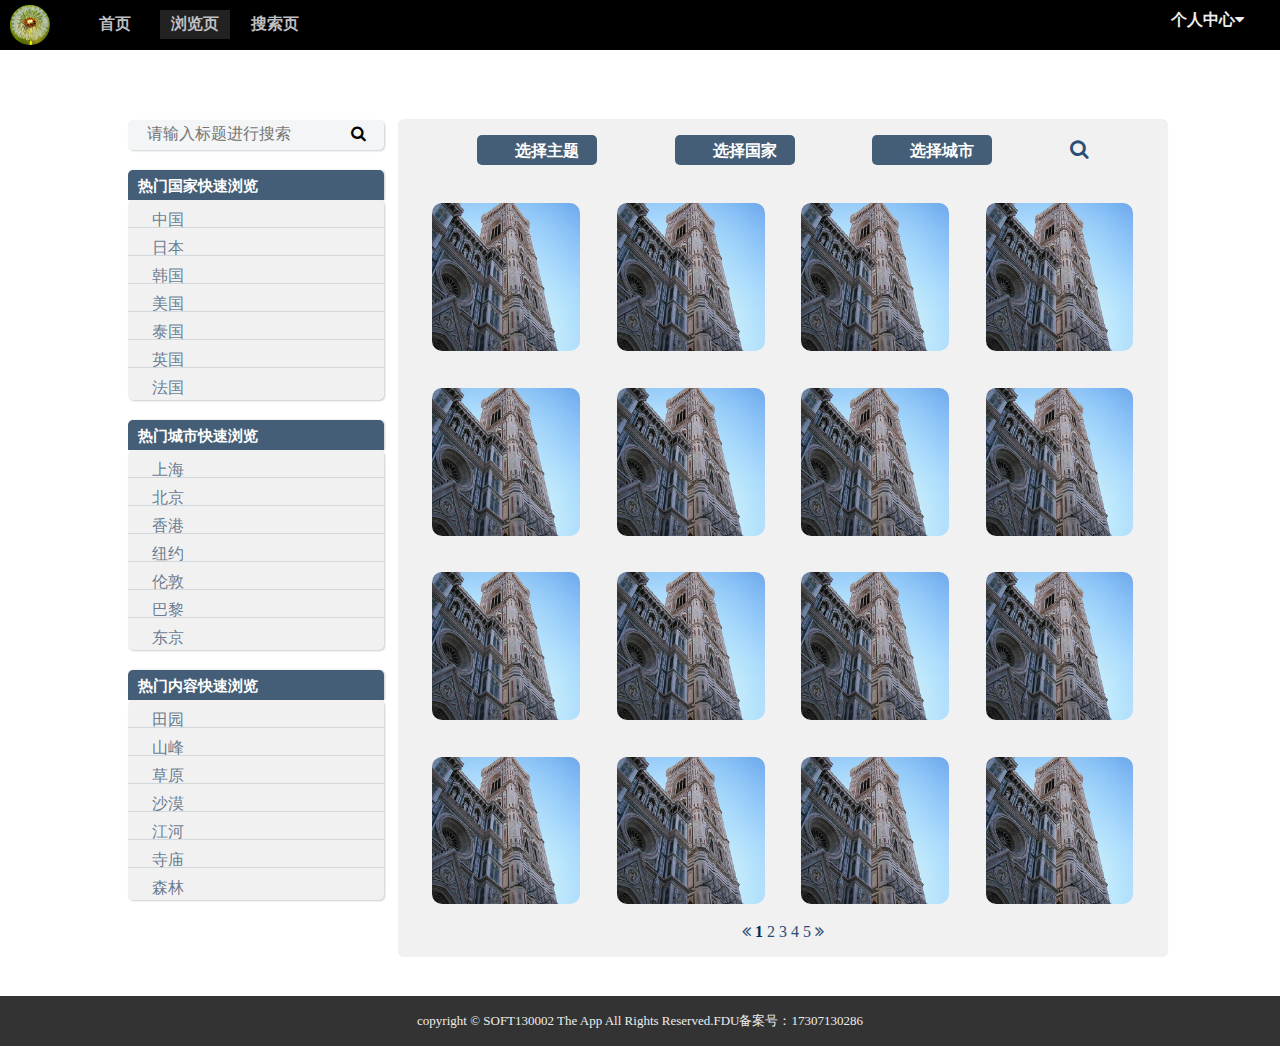
<file: src/browser.html>
<!DOCTYPE html>
<html lang="en">
<head>
    <meta charset="UTF-8">
    <title>浏览页</title>
    <link rel="stylesheet" type="text/css" href="css/reset.css">
    <link rel="stylesheet" href="../font-awesome/css/font-awesome.min.css">
    <link rel="stylesheet" type="text/css" href="css/navigationbar.css">
    <link rel="stylesheet" type="text/css" href="css/browser.css">
</head>
<body>
<!--导航栏-->
<div class="NavigationBar">
    <div>
        <a href="./home.html">
            <img src="../img/logo.png" alt="logo">
        </a>
    </div>

    <div class="Nav_left">
        <ul>
            <li>
                <a href="./home.html">首页</a>
            </li>
            <li>
                <a href="./browser.html" class="highlight">浏览页</a>
            </li>
            <li>
                <a href="./search.html">搜索⻚</a>
            </li>
        </ul>
    </div>

    <div class="Nav_right dropdown">
        <span class="dropbtn">个⼈中⼼<i class="fa fa-caret-down" aria-hidden="true"></i></span>
        <div class="dropdown-content">
            <a href="./upload.html"><i class="fa fa-upload" aria-hidden="true"></i> 上传</a>
            <a href="./myPhoto.html"><i class="fa fa-picture-o" aria-hidden="true"></i> 我的照⽚</a>
            <a href="./favor.html"><i class="fa fa-heart" aria-hidden="true"></i> 我的收藏</a>
            <a href="../index.html"><i class="fa fa-sign-in" aria-hidden="true"></i> 登⼊</a>
        </div>
    </div>
</div>

<!--侧边栏-->
<aside>
    <div class="left-search">
        <form name="form1" action="" method="get">
            <label>
                <input name="text1" type="text" placeholder="请输入标题进行搜索">
                <button type="submit" onclick="alert('图⽚已刷新')"><i class="fa fa-search" aria-hidden="true"></i> </button>
            </label>
        </form>

    </div>
    <div>
        <div class="left-coci">
            热⻔国家快速浏览
        </div>
        <div class="left-detail">
            <ul>
                <li><a onclick="alert('图⽚已刷新')">中国</a></li>
                <li><a onclick="alert('图⽚已刷新')">日本</a></li>
                <li><a onclick="alert('图⽚已刷新')">韩国</a></li>
                <li><a onclick="alert('图⽚已刷新')">美国</a></li>
                <li><a onclick="alert('图⽚已刷新')">泰国</a></li>
                <li><a onclick="alert('图⽚已刷新')">英国</a></li>
                <li><a onclick="alert('图⽚已刷新')" class="last">法国</a></li>
            </ul>
        </div>
    </div>

    <div>
        <div class="left-coci">
            热⻔城市快速浏览
        </div>
        <div class="left-detail">
            <ul>
                <li><a onclick="alert('图⽚已刷新')">上海</a></li>
                <li><a onclick="alert('图⽚已刷新')">北京</a></li>
                <li><a onclick="alert('图⽚已刷新')">香港</a></li>
                <li><a onclick="alert('图⽚已刷新')">纽约</a></li>
                <li><a onclick="alert('图⽚已刷新')">伦敦</a></li>
                <li><a onclick="alert('图⽚已刷新')">巴黎</a></li>
                <li><a onclick="alert('图⽚已刷新')" class="last">东京</a></li>
            </ul>
        </div>
    </div>

    <div class="left-coci">
        热⻔内容快速浏览
    </div>
    <div class="left-detail">
        <ul>
            <li><a onclick="alert('图⽚已刷新')">田园</a></li>
            <li><a onclick="alert('图⽚已刷新')">山峰</a></li>
            <li><a onclick="alert('图⽚已刷新')">草原</a></li>
            <li><a onclick="alert('图⽚已刷新')">沙漠</a></li>
            <li><a onclick="alert('图⽚已刷新')">江河</a></li>
            <li><a onclick="alert('图⽚已刷新')">寺庙</a></li>
            <li><a onclick="alert('图⽚已刷新')" class="last">森林</a></li>
        </ul>
    </div>
    </div>
</aside>

<!--主体-->
<div class="main">
    <!--选择栏-->
    <div class="choice">
        <label>
            <select id="selConcept">
                <option>选择主题</option>
                <option>田园风光</option>
                <option>雄伟恢弘</option>
                <option>民族风情</option>
                <option>金碧辉煌</option>
            </select>
            <select id="selCountry">
                <option>选择国家</option>
            </select>
            <select  id="selCity">
                <option>选择城市</option>
            </select>
            <button type="submit" onclick="alert('图⽚已刷新')"><i class="fa fa-search" aria-hidden="true"></i> </button>
        </label>
    </div>

    <!--搜索结果展示-->
    <div>
        <div>
            <a href="./details.html"><div class="pic" style="background-image: url(../img/222222.jpg)"></div></a>
            <a href="./details.html"><div class="pic" style="background-image: url(../img/222222.jpg)"></div></a>
            <a href="./details.html"><div class="pic" style="background-image: url(../img/222222.jpg)"></div></a>
            <a href="./details.html"><div class="pic" style="background-image: url(../img/222222.jpg)"></div></a>
        </div>
        <br>
        <div>
            <a href="./details.html"><div class="pic" style="background-image: url(../img/222222.jpg)"></div></a>
            <a href="./details.html"><div class="pic" style="background-image: url(../img/222222.jpg)"></div></a>
            <a href="./details.html"><div class="pic" style="background-image: url(../img/222222.jpg)"></div></a>
            <a href="./details.html"><div class="pic" style="background-image: url(../img/222222.jpg)"></div></a>
        </div>
        <br>
        <div>
            <a href="./details.html"><div class="pic" style="background-image: url(../img/222222.jpg)"></div></a>
            <a href="./details.html"><div class="pic" style="background-image: url(../img/222222.jpg)"></div></a>
            <a href="./details.html"><div class="pic" style="background-image: url(../img/222222.jpg)"></div></a>
            <a href="./details.html"><div class="pic" style="background-image: url(../img/222222.jpg)"></div></a>
        </div>
        <br>
        <div>
            <a href="./details.html"><div class="pic" style="background-image: url(../img/222222.jpg)"></div></a>
            <a href="./details.html"><div class="pic" style="background-image: url(../img/222222.jpg)"></div></a>
            <a href="./details.html"><div class="pic" style="background-image: url(../img/222222.jpg)"></div></a>
            <a href="./details.html"><div class="pic" style="background-image: url(../img/222222.jpg)"></div></a>
        </div>
        <br>



    </div>
    <!--⻚码显示-->
    <div class="page">
        <br><br>
        <label>
            <button onclick="alert('页面已跳转')"><i class="fa fa-angle-double-left" aria-hidden="true"></i></button>
            <button onclick="alert('页面已跳转')" class="highlight">1</button>
            <button onclick="alert('页面已跳转')">2</button>
            <button onclick="alert('页面已跳转')">3</button>
            <button onclick="alert('页面已跳转')">4</button>
            <button onclick="alert('页面已跳转')">5</button>
            <button onclick="alert('页面已跳转')"><i class="fa fa-angle-double-right" aria-hidden="true"></i></button>

        </label>

    </div>
</div>

<div class="clear"></div>

<!--页脚-->
<footer>
    <br>copyright © SOFT130002 The App All Rights Reserved.FDU备案号：17307130286
</footer>

<!--多级选择函数-->
<script>
    var jsonData = [
        {
            "country":"中国",
            "cities":["上海","杭州","苏州","背景"]
        },
        {
            "country":"日本",
            "cities":["东京", "大阪", "京都","横滨"]
        },
        {
            "country":"韩国",
            "cities":["首尔","釜山","大田","大邱"]
        },
        {
            "country":"美国",
            "cities":["洛杉矶","纽约", "华盛顿"]
        },
        {
            "country":"泰国",
            "cities":["曼谷","清迈", "苏梅岛"]
        },
        {
            "country":"英国",
            "cities":["伦敦","伯明翰", "爱丁堡"]
        }
    ];

    function initialize() {
        var countries = document.getElementById("selCountry");
        var countriesHtmlS="<option selected value='notSelected'>选择国家</option>";
        for(var i=0;i<jsonData.length;i++){
            countriesHtmlS+="<option value='"+jsonData[i].country+"'>"+jsonData[i].country+"</option>";
        }
        countries.innerHTML = countriesHtmlS;
    }
    initialize();

    var select= document.getElementById("selCountry");

    select.onchange=function () {
        console.log("selected onchange");//
        var index=-1;
        for(var i=0;i<jsonData.length;i++){
            if(select.value==jsonData[i].country){
                index = i;
                break;
            }
        }
        if(index>=0){
            var citiesHtmlS = "<option selected value='notSelected'>选择城市</option>";
            var cities = document.getElementById("selCity");
            for(var i=0;i<jsonData[index].cities.length;i++){
                citiesHtmlS +="<option value='"+jsonData[index].cities[i]+"'>"+jsonData[index].cities[i]+"</option>";
            }
            cities.innerHTML = citiesHtmlS;
        }

    }

</script>
</body>
</html>
</file>
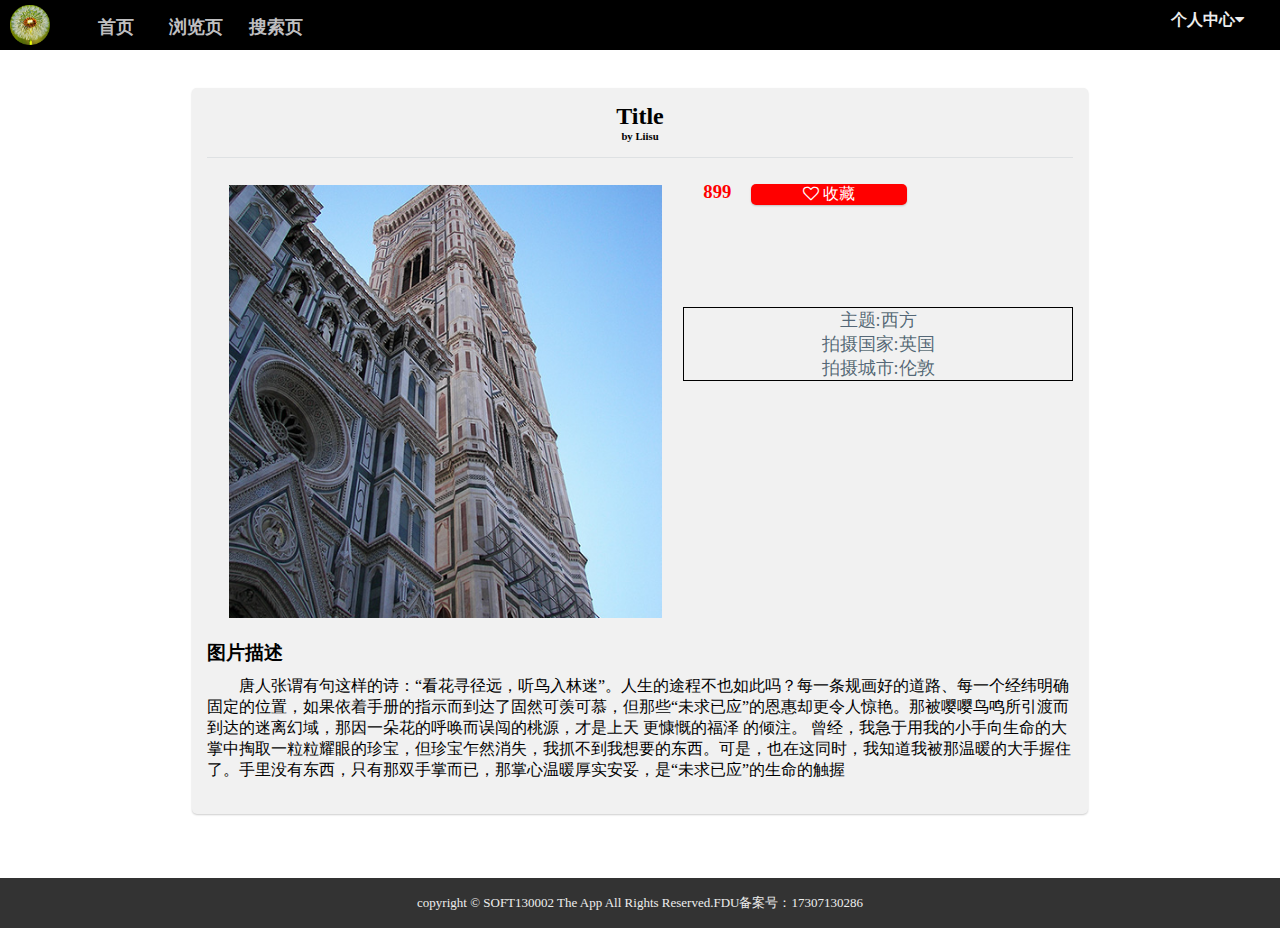
<file: src/details.html>
<!DOCTYPE html>
<html lang="en">
<head>
    <meta charset="UTF-8">
    <title>详情</title>
    <link rel="stylesheet" type="text/css" href="css/reset.css">
    <link rel="stylesheet" href="../font-awesome/css/font-awesome.min.css">
    <link rel="stylesheet" type="text/css" href="css/navigationbar.css">
    <link rel="stylesheet" type="text/css" href="css/detail.css">
</head>
<body>
<!--导航栏-->
<div class="NavigationBar">
    <div>
        <a href="./home.html">
            <img src="../img/logo.png" alt="logo">
        </a>
    </div>

    <div class="Nav_left">
        <ul>
            <li>
                <a href="./home.html">首页</a>
            </li>
            <li>
                <a href="./browser.html">浏览页</a>
            </li>
            <li>
                <a href="./search.html">搜索⻚</a>
            </li>
        </ul>

    </div>

    <div class="Nav_right dropdown">
        <span class="dropbtn">个⼈中⼼<i class="fa fa-caret-down" aria-hidden="true"></i></span>
        <div class="dropdown-content">
            <a href="./upload.html"><i class="fa fa-upload" aria-hidden="true"></i> 上传</a>
            <a href="./myPhoto.html"><i class="fa fa-picture-o" aria-hidden="true"></i> 我的照⽚</a>
            <a href="./favor.html"><i class="fa fa-heart" aria-hidden="true"></i> 我的收藏</a>
            <a href="../index.html"><i class="fa fa-sign-in" aria-hidden="true"></i> 登⼊</a>
        </div>
    </div>
</div>

<div class="mainArea">
    <div class = "title">
        <h2>Title</h2>
        <h6>by Liisu</h6>
    </div>
    <div class="secondsgroup">
        <div class="leftPart" style="background-image: url(../img/222222.jpg)">
        </div><br>
        <div class="like">
            <span><h3>899</h3></span>
            <button onclick="alert('已收藏')"><i class="fa fa-heart-o" aria-hidden="true"></i> 收藏</button>
        </div>
        <br><br><br><br><br><br><br>
        <div class="rightPart">
            <ul class="info">
                <li>主题:西方</li>
                <li>拍摄国家:英国</li>
                <li>拍摄城市:伦敦</li>
            </ul>
        </div>
        <div class="clear"></div>
    </div>
    <div class="downPart">
        <p>
            <h3>图片描述</h3>
        </p>
        <p class = "description">
            唐人张谓有句这样的诗：“看花寻径远，听鸟入林迷”。人生的途程不也如此吗？每一条规画好的道路、每一个经纬明确固定的位置，如果依着手册的指示而到达了固然可羡可慕，但那些“未求已应”的恩惠却更令人惊艳。那被嘤嘤鸟鸣所引渡而到达的迷离幻域，那因一朵花的呼唤而误闯的桃源，才是上天 更慷慨的福泽 的倾注。 曾经，我急于用我的小手向生命的大掌中掏取一粒粒耀眼的珍宝，但珍宝乍然消失，我抓不到我想要的东西。可是，也在这同时，我知道我被那温暖的大手握住了。手里没有东西，只有那双手掌而已，那掌心温暖厚实安妥，是“未求已应”的生命的触握
        </p><br>
    </div>
</div>

<!--页脚-->
<footer>
    <br>copyright © SOFT130002 The App All Rights Reserved.FDU备案号：17307130286
</footer>

</body>
</html>
</file>
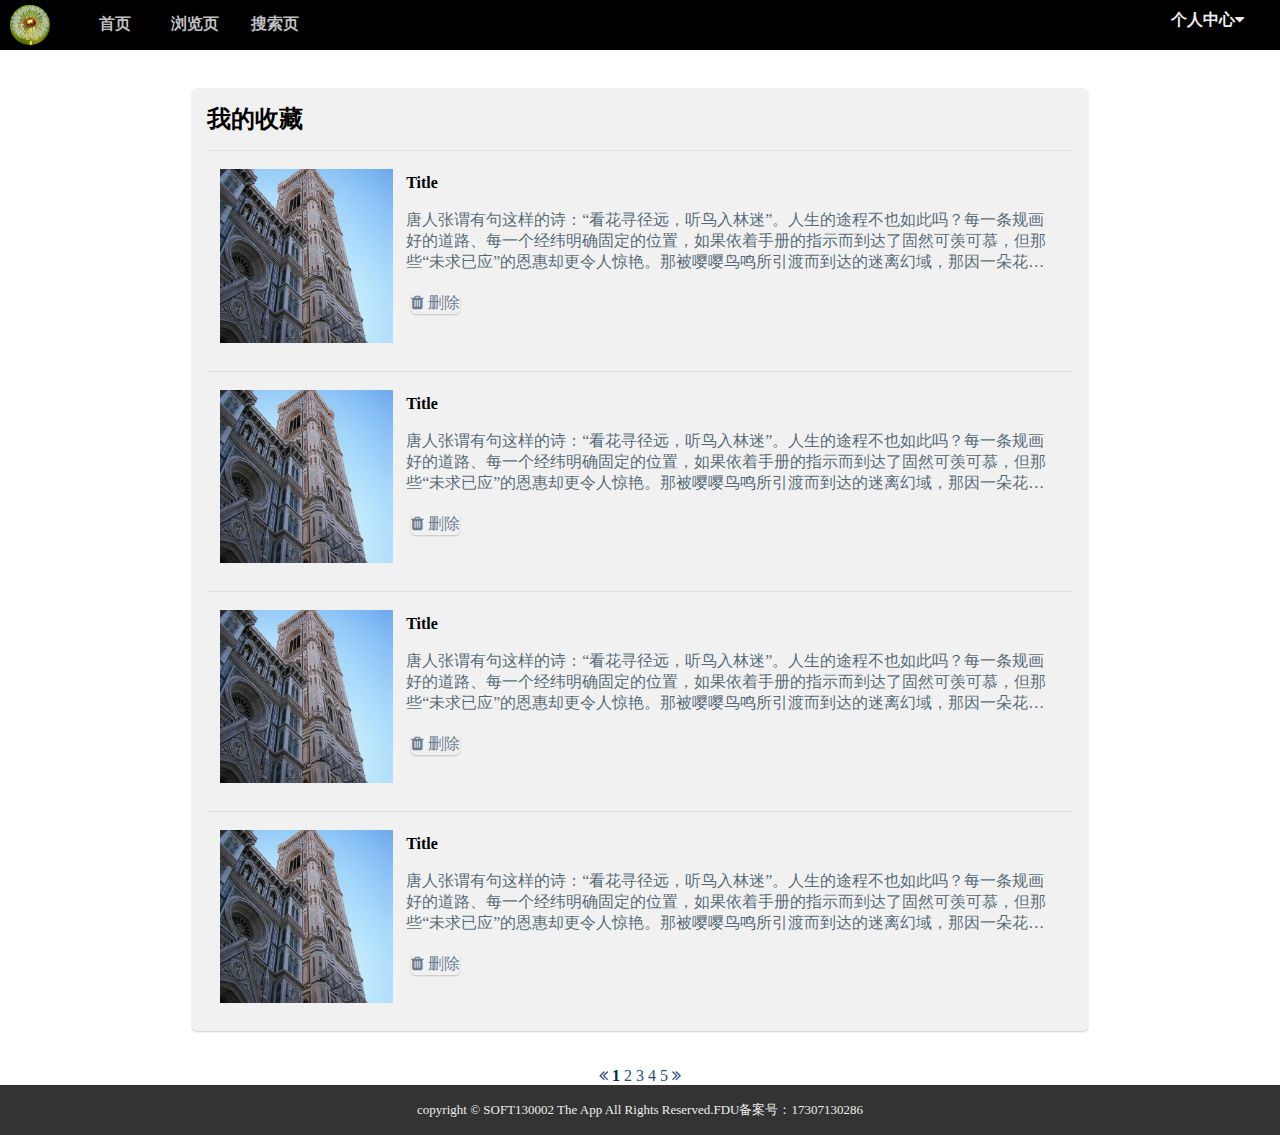
<file: src/favor.html>
<!DOCTYPE html>
<html lang="en">
<head>
    <meta charset="UTF-8">
    <title>收藏</title>
    <link rel="stylesheet" type="text/css" href="css/reset.css">
    <link rel="stylesheet" href="../font-awesome/css/font-awesome.min.css">
    <link rel="stylesheet" type="text/css" href="css/navigationbar.css">
    <link rel="stylesheet" type="text/css" href="css/favor.css">
</head>
<body>
<!--导航栏-->
<div class="NavigationBar">
    <div>
        <a href="./home.html">
            <img src="../img/logo.png" alt="logo">
        </a>
    </div>

    <div class="Nav_left">
        <ul>
            <li>
                <a href="./home.html">首页</a>
            </li>
            <li>
                <a href="./browser.html">浏览页</a>
            </li>
            <li>
                <a href="./search.html">搜索⻚</a>
            </li>
        </ul>

    </div>

    <div class="Nav_right dropdown">
        <span class="dropbtn">个⼈中⼼<i class="fa fa-caret-down" aria-hidden="true"></i></span>
        <div class="dropdown-content">
            <a href="./upload.html"><i class="fa fa-upload" aria-hidden="true"></i> 上传</a>
            <a href="./myPhoto.html"><i class="fa fa-picture-o" aria-hidden="true"></i> 我的照⽚</a>
            <a href="./favor.html"><i class="fa fa-heart" aria-hidden="true"></i> 我的收藏</a>
            <a href="../index.html"><i class="fa fa-sign-in" aria-hidden="true"></i> 登⼊</a>
        </div>
    </div>
</div>
<!--主要区域-->
<div class="mainArea">
    <div class = "title">
        <h2>我的收藏</h2>
    </div>
    <div class="secondsgroup">
        <div class="leftPart" style="background-image: url(../img/222222.jpg)"></div>
        <div class="rightPart">
            <br><h4>Title</h4><br>
            <p>
                唐人张谓有句这样的诗：“看花寻径远，听鸟入林迷”。人生的途程不也如此吗？每一条规画好的道路、每一个经纬明确固定的位置，如果依着手册的指示而到达了固然可羡可慕，但那些“未求已应”的恩惠却更令人惊艳。那被嘤嘤鸟鸣所引渡而到达的迷离幻域，那因一朵花的呼唤而误闯的桃源，才是上天 更慷慨的福泽 的倾注。 曾经，我急于用我的小手向生命的大掌中掏取一粒粒耀眼的珍宝，但珍宝乍然消失，我抓不到我想要的东西。可是，也在这同时，我知道我被那温暖的大手握住了。手里没有东西，只有那双手掌而已，那掌心温暖厚实安妥，是“未求已应”的生命的触握
            </p><br>
            <button onclick="alert('图片已删除')"><i class="fa fa-trash" aria-hidden="true" ></i> 删除</button>
        </div>
        <div class="clear"></div>
    </div>
    <div class="secondsgroup">
        <div class="leftPart" style="background-image: url(../img/222222.jpg)"></div>
        <div class="rightPart">
            <br><h4>Title</h4><br>
            <p>
                唐人张谓有句这样的诗：“看花寻径远，听鸟入林迷”。人生的途程不也如此吗？每一条规画好的道路、每一个经纬明确固定的位置，如果依着手册的指示而到达了固然可羡可慕，但那些“未求已应”的恩惠却更令人惊艳。那被嘤嘤鸟鸣所引渡而到达的迷离幻域，那因一朵花的呼唤而误闯的桃源，才是上天 更慷慨的福泽 的倾注。 曾经，我急于用我的小手向生命的大掌中掏取一粒粒耀眼的珍宝，但珍宝乍然消失，我抓不到我想要的东西。可是，也在这同时，我知道我被那温暖的大手握住了。手里没有东西，只有那双手掌而已，那掌心温暖厚实安妥，是“未求已应”的生命的触握
            </p><br>
            <button onclick="alert('图片已删除')"><i class="fa fa-trash" aria-hidden="true" ></i> 删除</button>
        </div>
        <div class="clear"></div>
    </div>
    <div class="secondsgroup">
        <div class="leftPart" style="background-image: url(../img/222222.jpg)"></div>
        <div class="rightPart">
            <br><h4>Title</h4><br>
            <p>
                唐人张谓有句这样的诗：“看花寻径远，听鸟入林迷”。人生的途程不也如此吗？每一条规画好的道路、每一个经纬明确固定的位置，如果依着手册的指示而到达了固然可羡可慕，但那些“未求已应”的恩惠却更令人惊艳。那被嘤嘤鸟鸣所引渡而到达的迷离幻域，那因一朵花的呼唤而误闯的桃源，才是上天 更慷慨的福泽 的倾注。 曾经，我急于用我的小手向生命的大掌中掏取一粒粒耀眼的珍宝，但珍宝乍然消失，我抓不到我想要的东西。可是，也在这同时，我知道我被那温暖的大手握住了。手里没有东西，只有那双手掌而已，那掌心温暖厚实安妥，是“未求已应”的生命的触握
            </p><br>
            <button onclick="alert('图片已删除')"><i class="fa fa-trash" aria-hidden="true" ></i> 删除</button>
        </div>
        <div class="clear"></div>
    </div>
    <div class="secondsgroup">
        <div class="leftPart" style="background-image: url(../img/222222.jpg)"></div>
        <div class="rightPart">
            <br><h4>Title</h4><br>
            <p>
                唐人张谓有句这样的诗：“看花寻径远，听鸟入林迷”。人生的途程不也如此吗？每一条规画好的道路、每一个经纬明确固定的位置，如果依着手册的指示而到达了固然可羡可慕，但那些“未求已应”的恩惠却更令人惊艳。那被嘤嘤鸟鸣所引渡而到达的迷离幻域，那因一朵花的呼唤而误闯的桃源，才是上天 更慷慨的福泽 的倾注。 曾经，我急于用我的小手向生命的大掌中掏取一粒粒耀眼的珍宝，但珍宝乍然消失，我抓不到我想要的东西。可是，也在这同时，我知道我被那温暖的大手握住了。手里没有东西，只有那双手掌而已，那掌心温暖厚实安妥，是“未求已应”的生命的触握
            </p><br>
            <button onclick="alert('图片已删除')"><i class="fa fa-trash" aria-hidden="true" ></i> 删除</button>
        </div>
        <div class="clear"></div>
    </div>
</div>

<!--⻚码显示-->
<div class="page">
    <br><br>
    <label>
        <button onclick="alert('页面已跳转')"><i class="fa fa-angle-double-left" aria-hidden="true"></i></button>
        <button onclick="alert('页面已跳转')" class="highlight">1</button>
        <button onclick="alert('页面已跳转')">2</button>
        <button onclick="alert('页面已跳转')">3</button>
        <button onclick="alert('页面已跳转')">4</button>
        <button onclick="alert('页面已跳转')">5</button>
        <button onclick="alert('页面已跳转')"><i class="fa fa-angle-double-right" aria-hidden="true"></i></button>
    </label>
</div>



<!--页脚-->
<footer>
    <br>copyright © SOFT130002 The App All Rights Reserved.FDU备案号：17307130286
</footer>


</body>
</html>
</file>
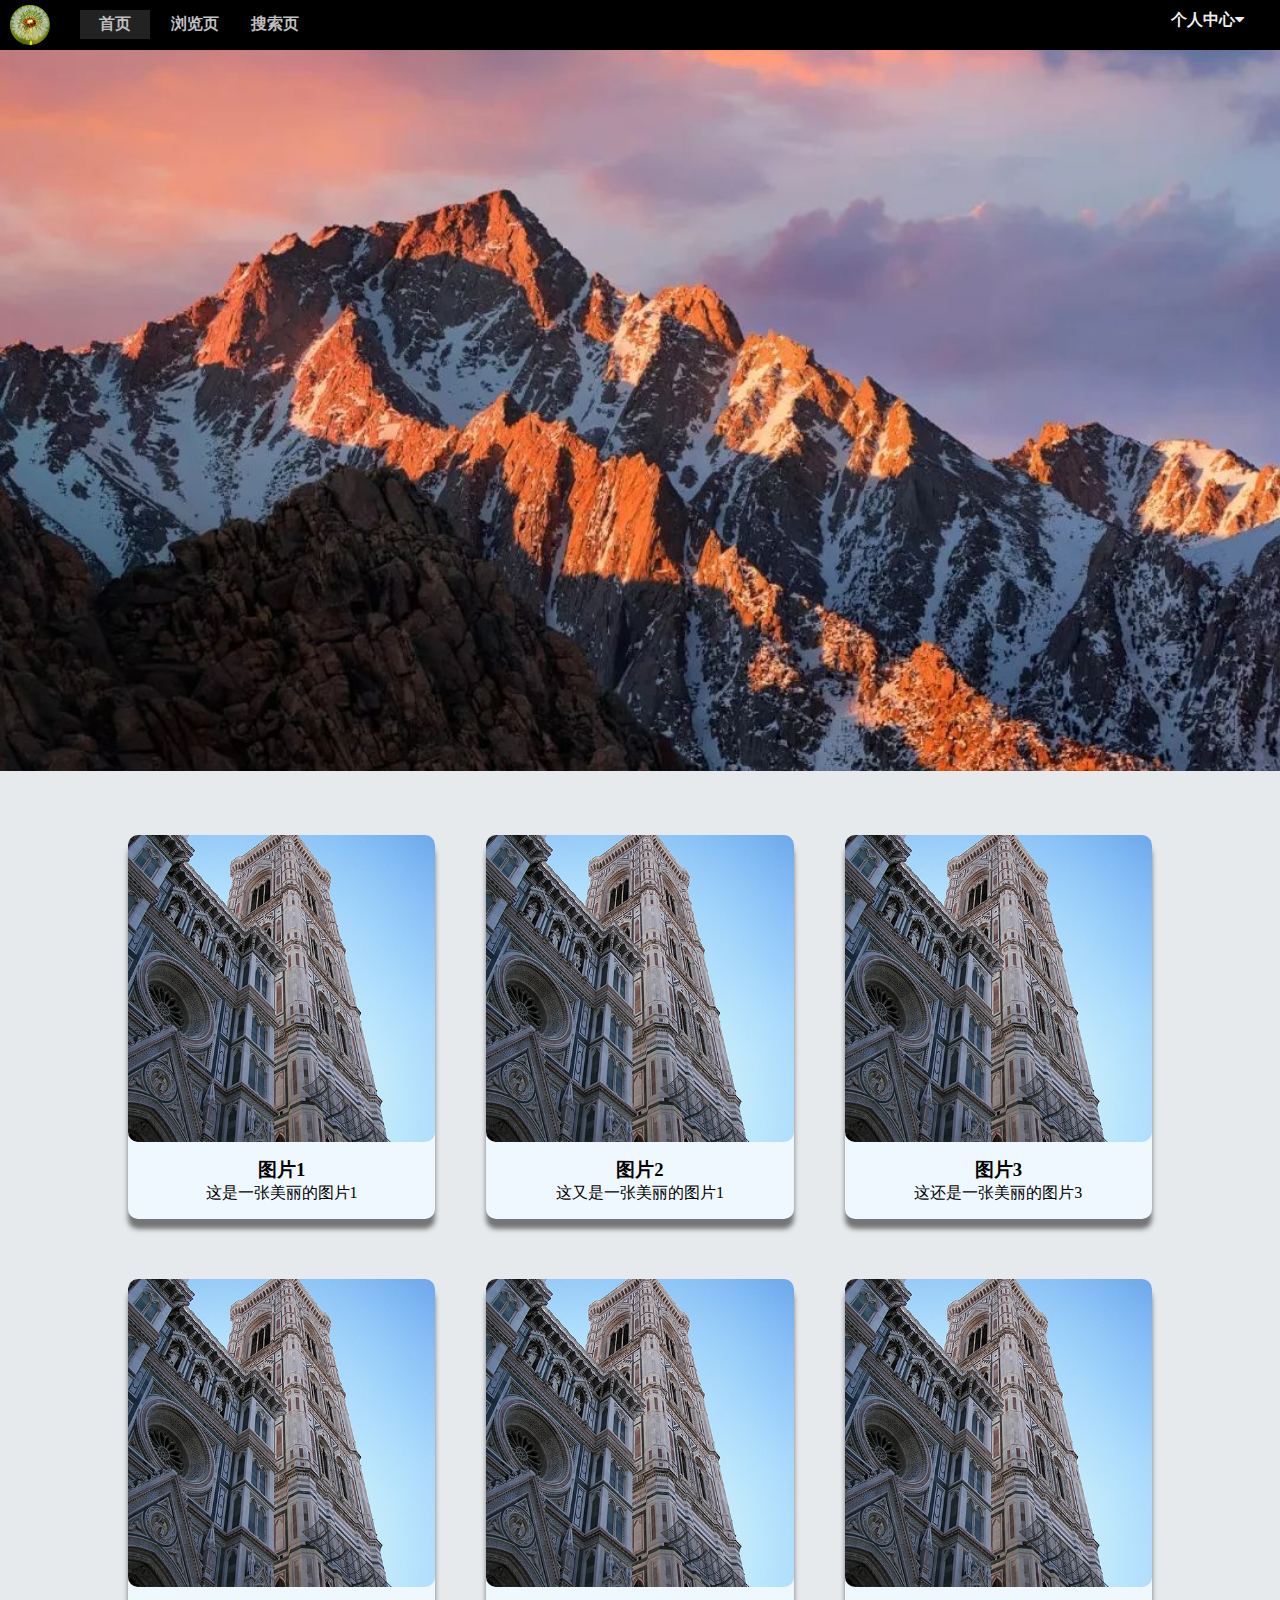
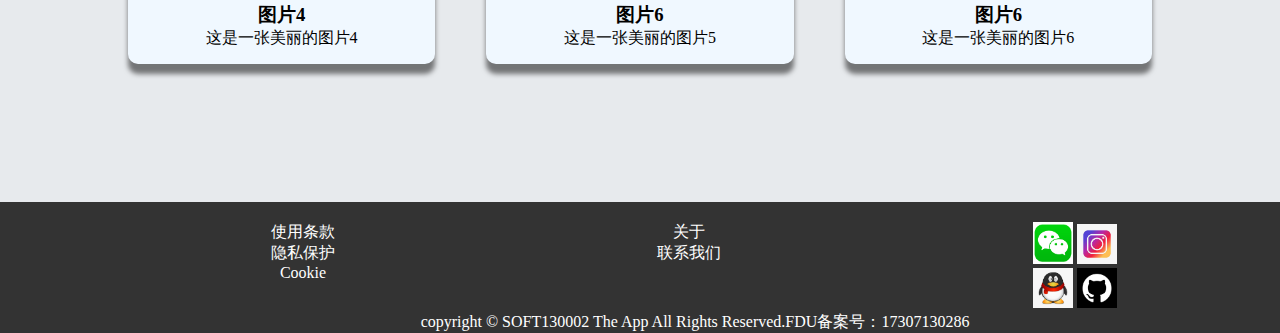
<file: src/home.html>
<!DOCTYPE html>
<html lang="en">
<head>
    <meta charset="UTF-8">
    <title>首页</title>
    <link rel="stylesheet" type="text/css" href="css/reset.css">
    <link rel="stylesheet" href="../font-awesome/css/font-awesome.min.css">
    <link rel="stylesheet" type="text/css" href="css/navigationbar.css">
    <link rel="stylesheet" type="text/css" href="css/footer.css">
    <link rel="stylesheet" type="text/css" href="css/home.css">
</head>
<body>
<div class="NavigationBar">
    <div>
        <a href="../src/home.html">
            <img src="../img/logo.png" alt="logo">
        </a>
    </div>
    <div class="Nav_left">
        <ul>
            <li>
                <a href="../src/home.html" class="highlight">首页</a>
            </li>
            <li>
                <a href="../src/browser.html">浏览页</a>
            </li>
            <li>
                <a href="../src/search.html">搜索⻚</a>
            </li>
        </ul>

    </div>

    <div class="Nav_right dropdown">
        <span class="dropbtn">个⼈中⼼<i class="fa fa-caret-down" aria-hidden="true"></i></span>
        <div class="dropdown-content">
            <a href="../src/upload.html"><i class="fa fa-upload" aria-hidden="true"></i> 上传</a>
            <a href="../src/myPhoto.html"><i class="fa fa-picture-o" aria-hidden="true"></i> 我的照⽚</a>
            <a href="../src/favor.html"><i class="fa fa-heart" aria-hidden="true"></i> 我的收藏</a>
            <a href="../index.html"><i class="fa fa-sign-in" aria-hidden="true"></i> 登⼊</a>
        </div>
    </div>
</div>
<!--头图-->
<div class="scale">
    <img src="../img/start2_pic.jpg" alt="头图">
</div>

<!--图⽚展示-->
<div>
    <div class="pictures">
        <div class="picture-x-1">
            <a href="../src/details.html">
                <div class = "pic" style="background-image: url(../travel-images/normal/medium/222222.jpg)" >
                </div>
            </a>
            <div class="description textBox">
                <h3>图片1</h3>
                <p>这是一张美丽的图片1</p></div>
        </div>
        <div class="picture-x-2">
            <a href="../src/details.html">
                <div class = "pic" style="background-image: url(../img/222222.jpg)">
                </div>
            </a>
            <div class="description textBox">
                <h3>图片2</h3>
                <p>这又是一张美丽的图片1</p>
            </div>

        </div>
        <div class="picture-x-3">
            <a href="../src/details.html">
                <div class="pic" style="background-image: url(../img/222222.jpg)">
                </div>
            </a>
            <div class="description textBox">
                <h3>图片3</h3>
                <p>这还是一张美丽的图片3</p>
            </div>
        </div>
        <div class="clear"></div>
    </div>
    <!--第二行-->
    <div class="pictures">
        <div class="picture-x-1">
            <a href="../src/details.html">
                <div class="pic" style="background-image: url(../img/222222.jpg)">
                </div>
            </a>
            <div class="description textBox">
                <h3>图片4</h3>
                <p>这是一张美丽的图片4</p>
            </div>
        </div>
        <div class="picture-x-2">
            <a href="../src/details.html">
                <div class="pic" style="background-image: url(../img/222222.jpg)">
                </div>
            </a>
            <div class="description textBox">
                <h3>图片6</h3>
                <p>这是一张美丽的图片5</p>
            </div>
        </div>
        <div class="picture-x-3">
            <a href="../src/details.html">
                <div class="pic" style="background-image: url(../img/222222.jpg)">
                </div>
            </a>
            <div class="description textBox">
                <h3>图片6</h3>
                <p>这是一张美丽的图片6</p>
            </div>
        </div>
        <div class="clear"></div>
    </div>
</div>
<br><br><br><br><br><br>

<!--页脚-->
<footer>
    <div class="container">
        <div class="row">
            <div class="col-md-3-1">
                <p><a>使用条款</a></p>
                <p><a>隐私保护</a></p>
                <p><a>Cookie</a></p>
            </div>
            <div class="col-md-3-2">
                <p><a>关于</a></p>
                <p><a>联系我们</a></p>
            </div>
            <div class="col-md-3-3">
                <div>
                    <img src="../img/icons/wechat.png" width="40px" />
                    <img src="../img/icons/ins.jpg" width="40px" />
                </div>
                <div>
                    <img src="../img/icons/qq.jpg" width="40px" />
                    <img src="../img/icons/github.jpg" width="40px" />
                </div>
            </div>
        </div>
    </div>
    <div id="copyrightRow">
        <div class="container">
            <div class="row">
                <p class="copyright">copyright © SOFT130002 The App All Rights Reserved.FDU备案号：17307130286</p>
            </div>
        </div>
    </div>
</footer>
<!--悬浮按钮 ...-->
<div>
    <span id="btnTop" onclick="returnTop()"><i class="fa fa-arrow-up" aria-hidden="true"></i></span>
    <span id="btnReflash" onclick="alert('图⽚已刷新')"><i class="fa fa-refresh" aria-hidden="true"></i></span>
</div>

</body>
<script>
    window.onscroll =function () {
        scrollF()
    };

    function scrollF() {
        if (document.body.scrollTop > 20 || document.documentElement.scrollTop > 20) {
            document.getElementById("btnTop").style.display = "block";
            document.getElementById("btnReflash").style.display = "block";
        }else {
            document.getElementById("btnTop").style.display = "none";
            document.getElementById("btnReflash").style.display = "none";
        }

    }
    function returnTop() {
        document.body.scrollTop = 0;
        document.documentElement.scrollTop = 0;
    }
</script>
</html>
</file>
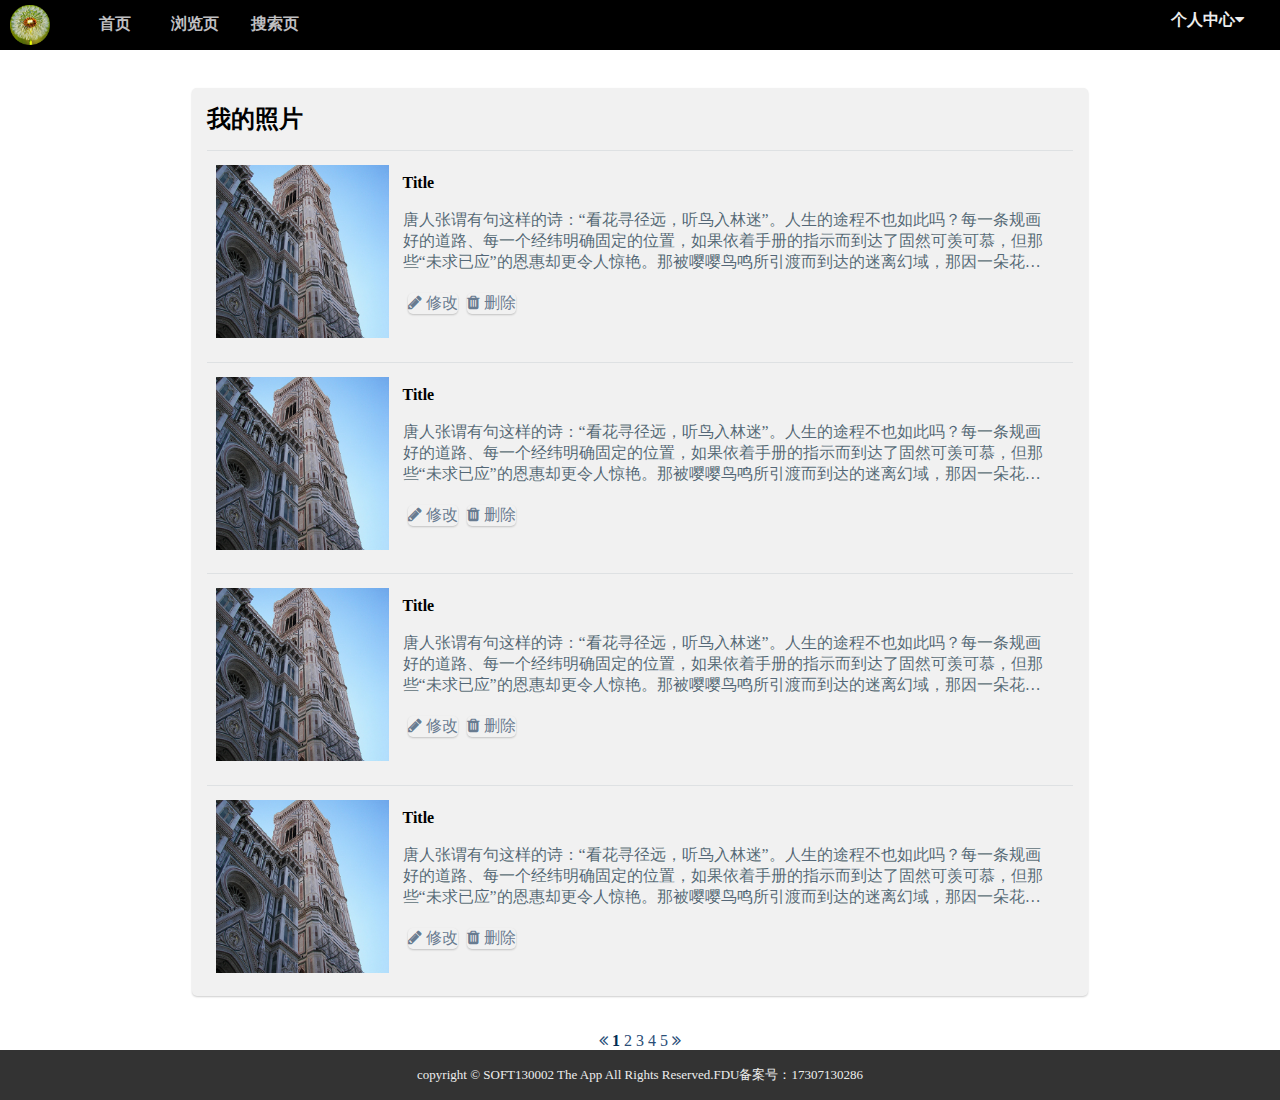
<file: src/myPhoto.html>
<!DOCTYPE html>
<html lang="en">
<head>
    <meta charset="UTF-8">
    <title>我的照片</title>
    <link rel="stylesheet" type="text/css" href="css/reset.css">
    <link rel="stylesheet" href="../font-awesome/css/font-awesome.min.css">
    <link rel="stylesheet" type="text/css" href="css/navigationbar.css">
    <link rel="stylesheet" type="text/css" href="css/myPhoto.css">
</head>
<body>
<!--导航栏-->
<div class="NavigationBar">
    <div>
        <a href="./home.html">
            <img src="../img/logo.png" alt="logo">
        </a>
    </div>

    <div class="Nav_left">
        <ul>
            <li>
                <a href="./home.html">首页</a>
            </li>
            <li>
                <a href="./browser.html">浏览页</a>
            </li>
            <li>
                <a href="./search.html">搜索⻚</a>
            </li>
        </ul>

    </div>

    <div class="Nav_right dropdown">
        <span class="dropbtn">个⼈中⼼<i class="fa fa-caret-down" aria-hidden="true"></i></span>
        <div class="dropdown-content">
            <a href="./upload.html"><i class="fa fa-upload" aria-hidden="true"></i> 上传</a>
            <a href="./myPhoto.html"><i class="fa fa-picture-o" aria-hidden="true"></i> 我的照⽚</a>
            <a href="./favor.html"><i class="fa fa-heart" aria-hidden="true"></i> 我的收藏</a>
            <a href="../index.html"><i class="fa fa-sign-in" aria-hidden="true"></i> 登⼊</a>
        </div>
    </div>
</div>
<!--主要区域-->
<div class="mainArea">
    <div class = "title">
        <h2>我的照片</h2>
    </div>
    <div class="secondsgroup">
        <div class="leftPart" style="background-image: url(../img/222222.jpg)"></div>
        <div class="rightPart">
            <br><h4>Title</h4><br>
            <p>
                唐人张谓有句这样的诗：“看花寻径远，听鸟入林迷”。人生的途程不也如此吗？每一条规画好的道路、每一个经纬明确固定的位置，如果依着手册的指示而到达了固然可羡可慕，但那些“未求已应”的恩惠却更令人惊艳。那被嘤嘤鸟鸣所引渡而到达的迷离幻域，那因一朵花的呼唤而误闯的桃源，才是上天 更慷慨的福泽 的倾注。 曾经，我急于用我的小手向生命的大掌中掏取一粒粒耀眼的珍宝，但珍宝乍然消失，我抓不到我想要的东西。可是，也在这同时，我知道我被那温暖的大手握住了。手里没有东西，只有那双手掌而已，那掌心温暖厚实安妥，是“未求已应”的生命的触握
            </p><br>
            <button onclick="window.location.href='./upload.html'"><i class="fa fa-pencil" aria-hidden="true" ></i> 修改</button>
            <button onclick="alert('图片已删除')"><i class="fa fa-trash" aria-hidden="true" ></i> 删除</button>
        </div>
        <div class="clear"></div>
    </div>
    <div class="secondsgroup">
        <div class="leftPart" style="background-image: url(../img/222222.jpg)"></div>
        <div class="rightPart">
            <br><h4>Title</h4><br>
            <p>
                唐人张谓有句这样的诗：“看花寻径远，听鸟入林迷”。人生的途程不也如此吗？每一条规画好的道路、每一个经纬明确固定的位置，如果依着手册的指示而到达了固然可羡可慕，但那些“未求已应”的恩惠却更令人惊艳。那被嘤嘤鸟鸣所引渡而到达的迷离幻域，那因一朵花的呼唤而误闯的桃源，才是上天 更慷慨的福泽 的倾注。 曾经，我急于用我的小手向生命的大掌中掏取一粒粒耀眼的珍宝，但珍宝乍然消失，我抓不到我想要的东西。可是，也在这同时，我知道我被那温暖的大手握住了。手里没有东西，只有那双手掌而已，那掌心温暖厚实安妥，是“未求已应”的生命的触握
            </p><br>
            <button onclick="window.location.href='./upload.html'"><i class="fa fa-pencil" aria-hidden="true" ></i> 修改</button>
            <button onclick="alert('图片已删除')"><i class="fa fa-trash" aria-hidden="true" ></i> 删除</button>
        </div>
        <div class="clear"></div>
    </div>
    <div class="secondsgroup">
        <div class="leftPart" style="background-image: url(../img/222222.jpg)"></div>
        <div class="rightPart">
            <br><h4>Title</h4><br>
            <p>
                唐人张谓有句这样的诗：“看花寻径远，听鸟入林迷”。人生的途程不也如此吗？每一条规画好的道路、每一个经纬明确固定的位置，如果依着手册的指示而到达了固然可羡可慕，但那些“未求已应”的恩惠却更令人惊艳。那被嘤嘤鸟鸣所引渡而到达的迷离幻域，那因一朵花的呼唤而误闯的桃源，才是上天 更慷慨的福泽 的倾注。 曾经，我急于用我的小手向生命的大掌中掏取一粒粒耀眼的珍宝，但珍宝乍然消失，我抓不到我想要的东西。可是，也在这同时，我知道我被那温暖的大手握住了。手里没有东西，只有那双手掌而已，那掌心温暖厚实安妥，是“未求已应”的生命的触握
            </p><br>
            <button onclick="window.location.href='./upload.html'"><i class="fa fa-pencil" aria-hidden="true" ></i> 修改</button>
            <button onclick="alert('图片已删除')"><i class="fa fa-trash" aria-hidden="true" ></i> 删除</button>
        </div>
        <div class="clear"></div>
    </div>
    <div class="secondsgroup">
        <div class="leftPart" style="background-image: url(../img/222222.jpg)"></div>
        <div class="rightPart">
            <br><h4>Title</h4><br>
            <p>
                唐人张谓有句这样的诗：“看花寻径远，听鸟入林迷”。人生的途程不也如此吗？每一条规画好的道路、每一个经纬明确固定的位置，如果依着手册的指示而到达了固然可羡可慕，但那些“未求已应”的恩惠却更令人惊艳。那被嘤嘤鸟鸣所引渡而到达的迷离幻域，那因一朵花的呼唤而误闯的桃源，才是上天 更慷慨的福泽 的倾注。 曾经，我急于用我的小手向生命的大掌中掏取一粒粒耀眼的珍宝，但珍宝乍然消失，我抓不到我想要的东西。可是，也在这同时，我知道我被那温暖的大手握住了。手里没有东西，只有那双手掌而已，那掌心温暖厚实安妥，是“未求已应”的生命的触握
            </p><br>
            <button onclick="window.location.href='./upload.html'"><i class="fa fa-pencil" aria-hidden="true" ></i> 修改</button>
            <button onclick="alert('图片已删除')"><i class="fa fa-trash" aria-hidden="true" ></i> 删除</button>
        </div>
        <div class="clear"></div>
    </div>
</div>

    <!--⻚码显示-->
<div class="page">
    <br><br>
        <label>
            <button onclick="alert('页面已跳转')"><i class="fa fa-angle-double-left" aria-hidden="true"></i></button>
            <button onclick="alert('页面已跳转')" class="highlight">1</button>
            <button onclick="alert('页面已跳转')">2</button>
            <button onclick="alert('页面已跳转')">3</button>
            <button onclick="alert('页面已跳转')">4</button>
            <button onclick="alert('页面已跳转')">5</button>
            <button onclick="alert('页面已跳转')"><i class="fa fa-angle-double-right" aria-hidden="true"></i></button>
        </label>
</div>



<!--页脚-->
<footer>
    <br>copyright © SOFT130002 The App All Rights Reserved.FDU备案号：17307130286
</footer>


</body>
</html>
</file>
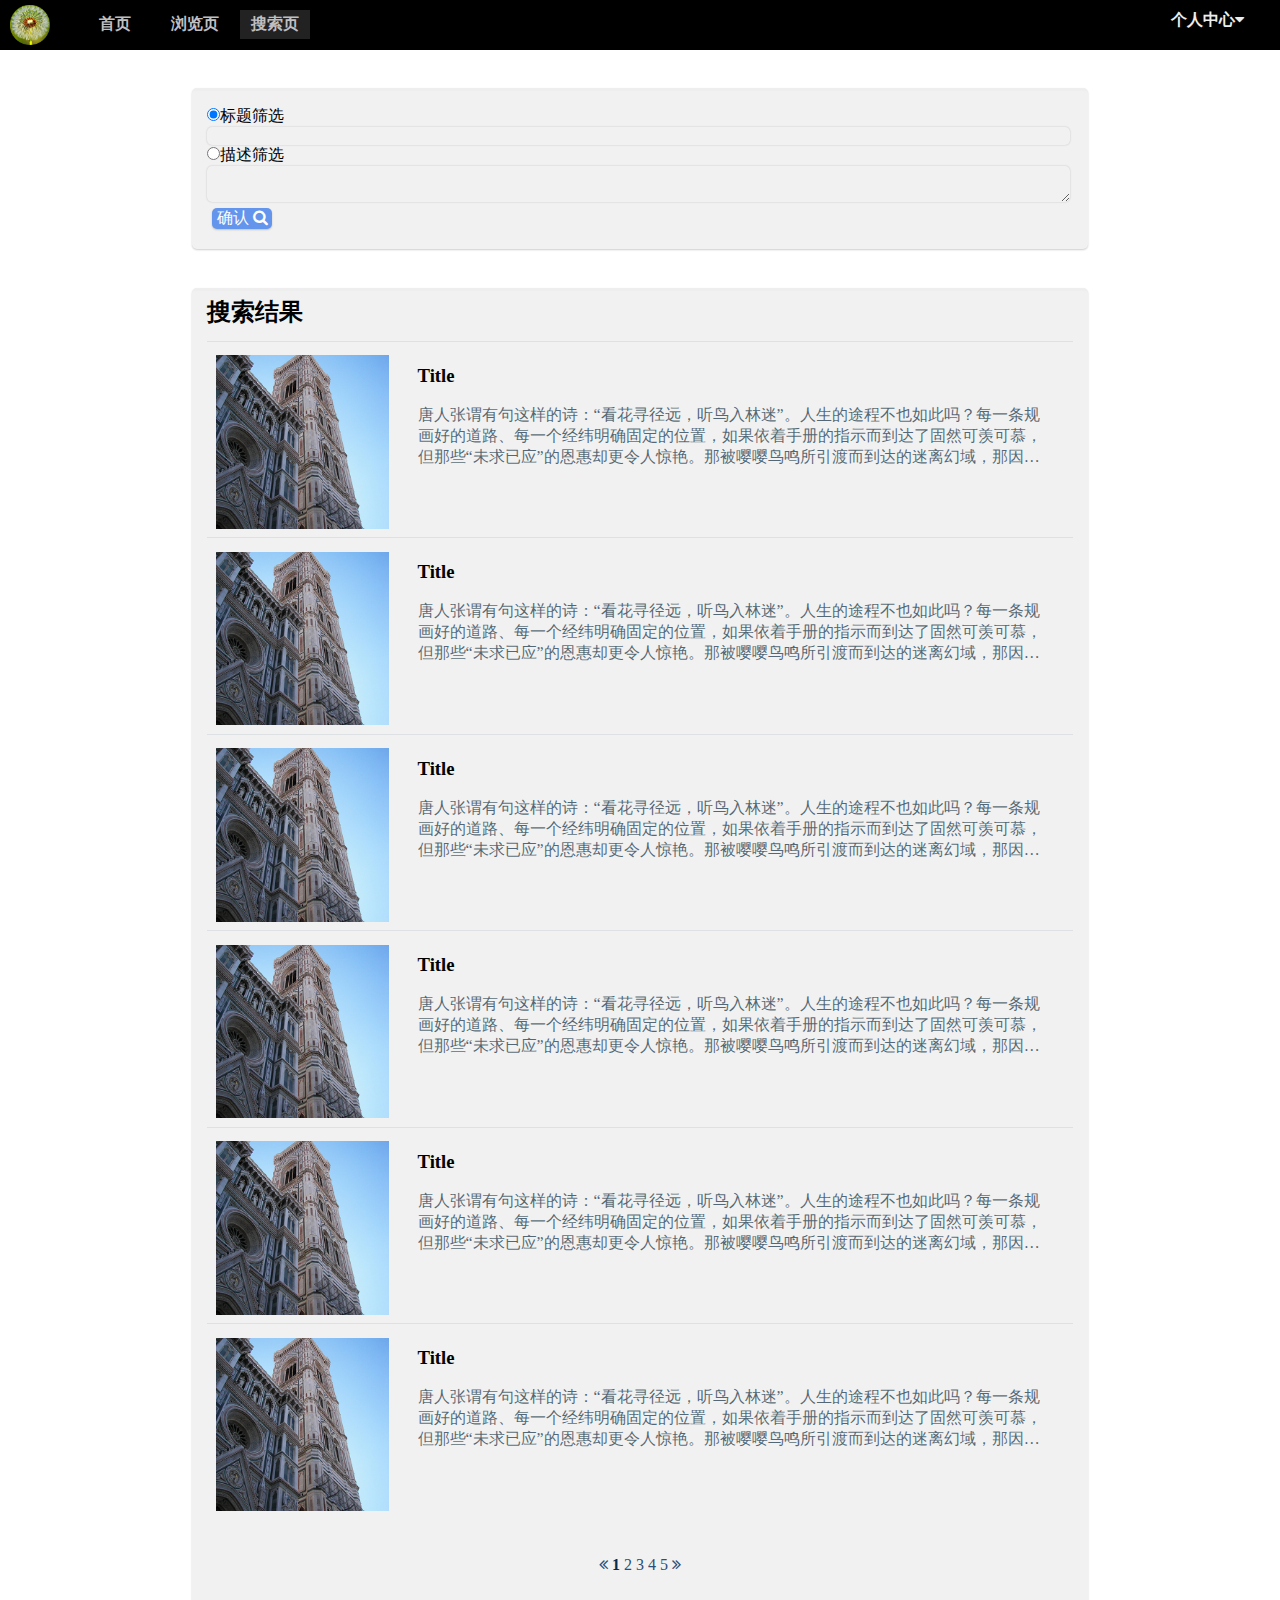
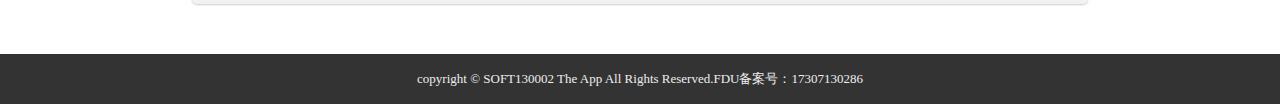
<file: src/search.html>
<!DOCTYPE html>
<html lang="en">
<head>
    <meta charset="UTF-8">
    <title>搜索</title>
    <link rel="stylesheet" type="text/css" href="css/reset.css">
    <link rel="stylesheet" href="../font-awesome/css/font-awesome.min.css">
    <link rel="stylesheet" type="text/css" href="css/navigationbar.css">
    <link rel="stylesheet" type="text/css" href="css/search.css">
</head>
<body>
<div class="NavigationBar">
    <div>
        <a href="../src/home.html">
            <img src="../img/logo.png" alt="logo">
        </a>
    </div>
    <div class="Nav_left">
        <ul>
            <li>
                <a href="../src/home.html">首页</a>
            </li>
            <li>
                <a href="../src/browser.html">浏览页</a>
            </li>
            <li>
                <a href="../src/search.html" class="highlight">搜索⻚</a>
            </li>
        </ul>
    </div>

    <div class="Nav_right dropdown">
        <span class="dropbtn">个⼈中⼼<i class="fa fa-caret-down" aria-hidden="true"></i></span>
        <div class="dropdown-content">
            <a href="../src/upload.html"><i class="fa fa-upload" aria-hidden="true"></i> 上传</a>
            <a href="../src/myPhoto.html"><i class="fa fa-picture-o" aria-hidden="true"></i> 我的照⽚</a>
            <a href="../src/favor.html"><i class="fa fa-heart" aria-hidden="true"></i> 我的收藏</a>
            <a href="../index.html"><i class="fa fa-sign-in" aria-hidden="true"></i> 登⼊</a>
        </div>
    </div>
</div>

<!--主要区域-->
<div>
    <!--筛选部分-->
    <form class="search">
        <div class="inside">
            <label>
                <input id="titleType" name="selectWay" type="radio" value="" checked="checked">标题筛选
                <br>
                <input type="text" name="titleInput" onclick="selectedTitle()">
            </label>
            <br>
            <label>
                <input id="descriptType" name="selectWay" type="radio" value="">描述筛选
                <br>
                <textarea name="descriptInput" onclick="selectedDescript()"></textarea>
            </label>
            <br>
            <button type="submit" onclick="alert('图⽚已刷新')">确认 <i class="fa fa-search" aria-hidden="true"></i> </button>
        </div>
    </form>
    <!--搜索结果-->
    <div class="result">
        <div class="inside">
            <h2>搜索结果</h2>
            <div class="onegroup">
                <div class="leftbox" style="background-image: url(../img/222222.jpg)"></div>
                <div class="rightbox">
                    <article>
                        <header>
                            <br><h3>Title</h3><br>
                        </header>
                        <!--超出部分以省略号表示...-->
                        <p>
                            唐人张谓有句这样的诗：“看花寻径远，听鸟入林迷”。人生的途程不也如此吗？每一条规画好的道路、每一个经纬明确固定的位置，如果依着手册的指示而到达了固然可羡可慕，但那些“未求已应”的恩惠却更令人惊艳。那被嘤嘤鸟鸣所引渡而到达的迷离幻域，那因一朵花的呼唤而误闯的桃源，才是上天 更慷慨的福泽 的倾注。 曾经，我急于用我的小手向生命的大掌中掏取一粒粒耀眼的珍宝，但珍宝乍然消失，我抓不到我想要的东西。可是，也在这同时，我知道我被那温暖的大手握住了。手里没有东西，只有那双手掌而已，那掌心温暖厚实安妥，是“未求已应”的生命的触握
                        </p>
                    </article>
                </div>
                <div class="clear"></div>
            </div>
            <div class="onegroup">
                <div class="leftbox" style="background-image: url(../img/222222.jpg)"></div>
                <div class="rightbox">
                    <article>
                        <header>
                            <br><h3>Title</h3><br>
                        </header>
                        <p>
                            唐人张谓有句这样的诗：“看花寻径远，听鸟入林迷”。人生的途程不也如此吗？每一条规画好的道路、每一个经纬明确固定的位置，如果依着手册的指示而到达了固然可羡可慕，但那些“未求已应”的恩惠却更令人惊艳。那被嘤嘤鸟鸣所引渡而到达的迷离幻域，那因一朵花的呼唤而误闯的桃源，才是上天 更慷慨的福泽 的倾注。 曾经，我急于用我的小手向生命的大掌中掏取一粒粒耀眼的珍宝，但珍宝乍然消失，我抓不到我想要的东西。可是，也在这同时，我知道我被那温暖的大手握住了。手里没有东西，只有那双手掌而已，那掌心温暖厚实安妥，是“未求已应”的生命的触握
                        </p>
                    </article>

                </div>
                <div class="clear"></div>
            </div>
            <div class="onegroup">
                <div class="leftbox" style="background-image: url(../img/222222.jpg)"></div>
                <div class="rightbox">
                    <article>
                        <header>
                            <br><h3>Title</h3><br>
                        </header>
                        <p>
                            唐人张谓有句这样的诗：“看花寻径远，听鸟入林迷”。人生的途程不也如此吗？每一条规画好的道路、每一个经纬明确固定的位置，如果依着手册的指示而到达了固然可羡可慕，但那些“未求已应”的恩惠却更令人惊艳。那被嘤嘤鸟鸣所引渡而到达的迷离幻域，那因一朵花的呼唤而误闯的桃源，才是上天 更慷慨的福泽 的倾注。 曾经，我急于用我的小手向生命的大掌中掏取一粒粒耀眼的珍宝，但珍宝乍然消失，我抓不到我想要的东西。可是，也在这同时，我知道我被那温暖的大手握住了。手里没有东西，只有那双手掌而已，那掌心温暖厚实安妥，是“未求已应”的生命的触握
                        </p>
                    </article>

                </div>
                <div class="clear"></div>
            </div>
            <div class="onegroup">
                <div class="leftbox" style="background-image: url(../img/222222.jpg)"></div>
                <div class="rightbox">
                    <article>
                        <header>
                            <br><h3>Title</h3><br>
                        </header>
                        <p>
                            唐人张谓有句这样的诗：“看花寻径远，听鸟入林迷”。人生的途程不也如此吗？每一条规画好的道路、每一个经纬明确固定的位置，如果依着手册的指示而到达了固然可羡可慕，但那些“未求已应”的恩惠却更令人惊艳。那被嘤嘤鸟鸣所引渡而到达的迷离幻域，那因一朵花的呼唤而误闯的桃源，才是上天 更慷慨的福泽 的倾注。 曾经，我急于用我的小手向生命的大掌中掏取一粒粒耀眼的珍宝，但珍宝乍然消失，我抓不到我想要的东西。可是，也在这同时，我知道我被那温暖的大手握住了。手里没有东西，只有那双手掌而已，那掌心温暖厚实安妥，是“未求已应”的生命的触握
                        </p>
                    </article>

                </div>
                <div class="clear"></div>
            </div>
            <div class="onegroup">
                <div class="leftbox" style="background-image: url(../img/222222.jpg)"></div>
                <div class="rightbox">
                    <article>
                        <header>
                            <br><h3>Title</h3><br>
                        </header>
                        <p>
                            唐人张谓有句这样的诗：“看花寻径远，听鸟入林迷”。人生的途程不也如此吗？每一条规画好的道路、每一个经纬明确固定的位置，如果依着手册的指示而到达了固然可羡可慕，但那些“未求已应”的恩惠却更令人惊艳。那被嘤嘤鸟鸣所引渡而到达的迷离幻域，那因一朵花的呼唤而误闯的桃源，才是上天 更慷慨的福泽 的倾注。 曾经，我急于用我的小手向生命的大掌中掏取一粒粒耀眼的珍宝，但珍宝乍然消失，我抓不到我想要的东西。可是，也在这同时，我知道我被那温暖的大手握住了。手里没有东西，只有那双手掌而已，那掌心温暖厚实安妥，是“未求已应”的生命的触握
                        </p>
                    </article>

                </div>
                <div class="clear"></div>
            </div>
            <div class="onegroup">
                <div class="leftbox" style="background-image: url(../img/222222.jpg)"></div>
                <div class="rightbox">
                    <article>
                        <header>
                            <br><h3>Title</h3><br>
                        </header>
                        <p>
                            唐人张谓有句这样的诗：“看花寻径远，听鸟入林迷”。人生的途程不也如此吗？每一条规画好的道路、每一个经纬明确固定的位置，如果依着手册的指示而到达了固然可羡可慕，但那些“未求已应”的恩惠却更令人惊艳。那被嘤嘤鸟鸣所引渡而到达的迷离幻域，那因一朵花的呼唤而误闯的桃源，才是上天 更慷慨的福泽 的倾注。 曾经，我急于用我的小手向生命的大掌中掏取一粒粒耀眼的珍宝，但珍宝乍然消失，我抓不到我想要的东西。可是，也在这同时，我知道我被那温暖的大手握住了。手里没有东西，只有那双手掌而已，那掌心温暖厚实安妥，是“未求已应”的生命的触握
                        </p>
                    </article>

                </div>
                <div class="clear"></div>
            </div>
            <!--⻚码显示...-->
            <div class="page">
                <br><br>
                <label>
                    <button onclick="alert('页面已跳转')"><i class="fa fa-angle-double-left" aria-hidden="true"></i></button>
                    <button onclick="alert('页面已跳转')" class="highlight">1</button>
                    <button onclick="alert('页面已跳转')">2</button>
                    <button onclick="alert('页面已跳转')">3</button>
                    <button onclick="alert('页面已跳转')">4</button>
                    <button onclick="alert('页面已跳转')">5</button>
                    <button onclick="alert('页面已跳转')"><i class="fa fa-angle-double-right" aria-hidden="true"></i></button>

                </label>

            </div>
        </div>
    </div>
</div>

<!--页脚-->
<footer>
    <br>copyright © SOFT130002 The App All Rights Reserved.FDU备案号：17307130286
</footer>

<script>
    function selectedTitle() {
        var titleButton=document.getElementById("titleType");
        titleButton.click();
    }
    function selectedDescript() {
        var descriptButton=document.getElementById("descriptType");
        descriptButton.click();
    }
</script>

</body>
</html>
</file>
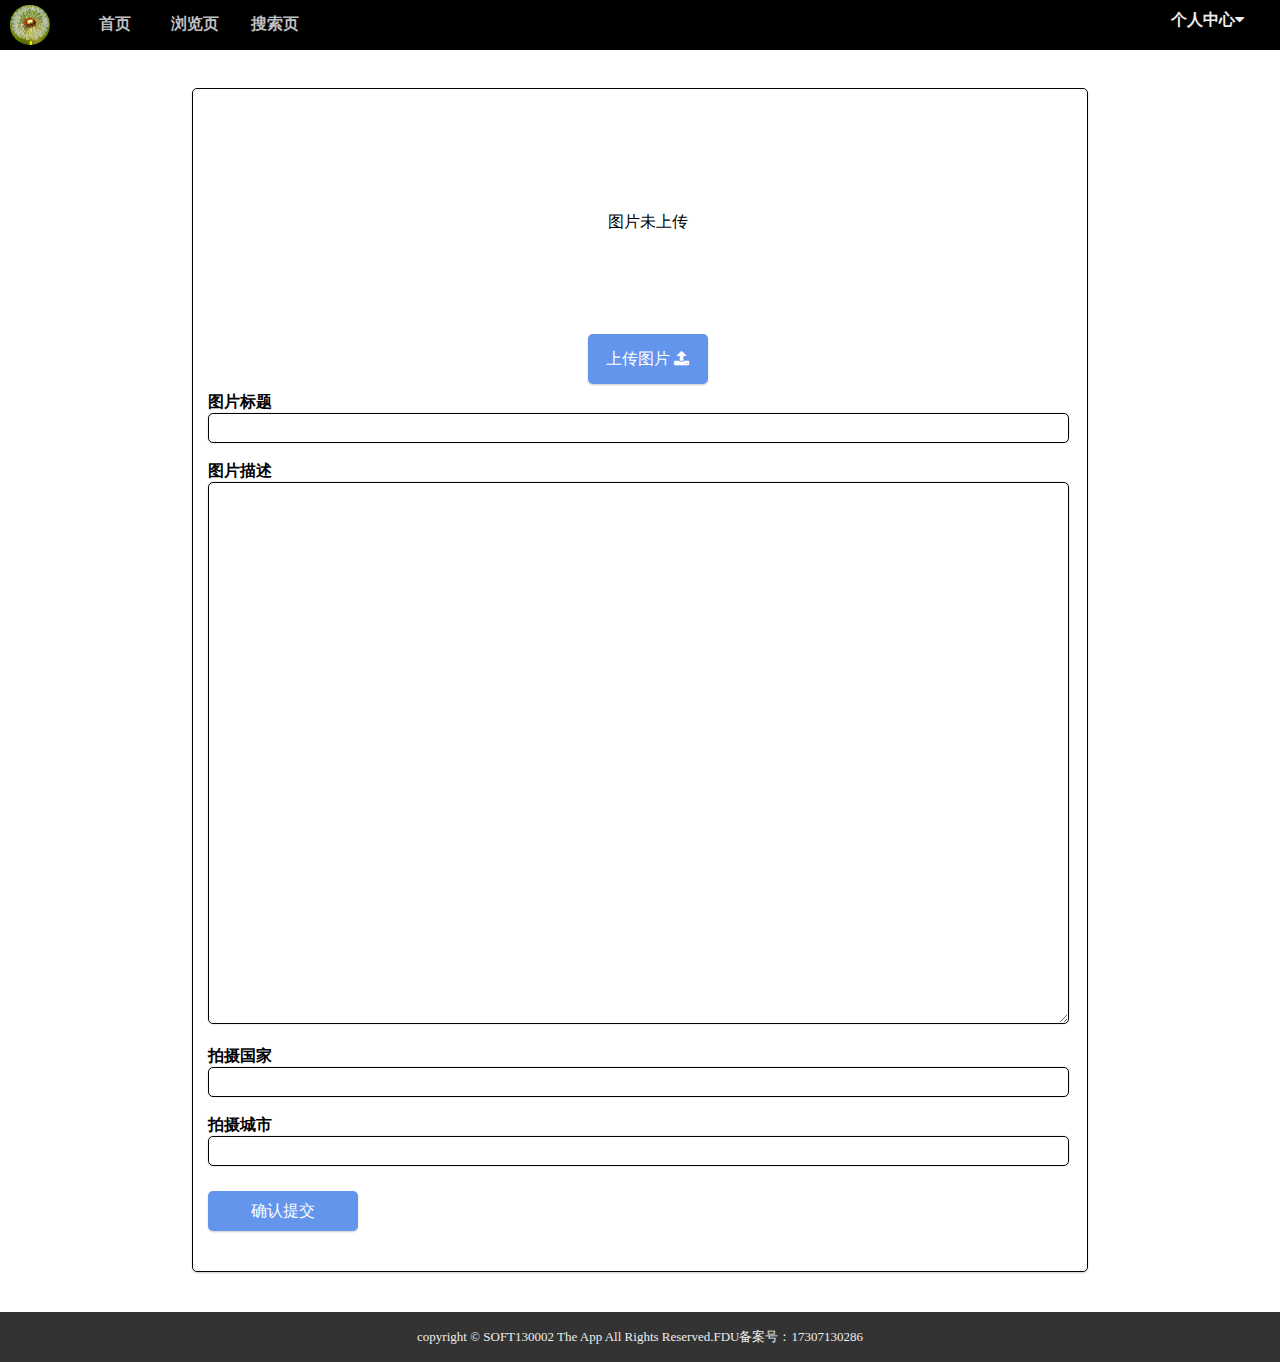
<file: src/upload.html>
<!DOCTYPE html>
<html lang="en">
<head>
    <meta charset="UTF-8">
    <title>上传</title>
    <link rel="stylesheet" type="text/css" href="css/reset.css">
    <link rel="stylesheet" href="../font-awesome/css/font-awesome.min.css">
    <link rel="stylesheet" type="text/css" href="css/navigationbar.css">
    <link rel="stylesheet" type="text/css" href="css/upload.css">
</head>
<body>
<!--导航栏-->
<div class="NavigationBar">
    <div>
        <a href="./home.html">
            <img src="../img/logo.png" alt="logo">
        </a>
    </div>

    <div class="Nav_left">
        <ul>
            <li>
                <a href="./home.html">首页</a>
            </li>
            <li>
                <a href="./browser.html">浏览页</a>
            </li>
            <li>
                <a href="./search.html">搜索⻚</a>
            </li>
        </ul>

    </div>

    <div class="Nav_right dropdown">
        <span class="dropbtn">个⼈中⼼<i class="fa fa-caret-down" aria-hidden="true"></i></span>
        <div class="dropdown-content">
            <a href="./upload.html"><i class="fa fa-upload" aria-hidden="true"></i> 上传</a>
            <a href="./myPhoto.html"><i class="fa fa-picture-o" aria-hidden="true"></i> 我的照⽚</a>
            <a href="./favor.html"><i class="fa fa-heart" aria-hidden="true"></i> 我的收藏</a>
            <a href="../index.html"><i class="fa fa-sign-in" aria-hidden="true"></i> 登⼊</a>
        </div>
    </div>
</div>

<div class="centerpart">
    <form id="form">
        <!--图片上传...-->
        <div class="upload">
            <div id="showingImageDiv"class="imagePosition" >
                <br><br><br><br><br><br>
                图片未上传
            </div>
            <div class="buttonPosition">
                <button>上传图片 <i class="fa fa-upload" aria-hidden="true"></i></button>
                <input type="file" id="chooseImage" value="null" name="file" accept="image/png,image/jpeg" onchange="renderImg()">
            </div>
        </div>

        <div class="widcover">
            <div>
                <br><h4>图⽚标题</h4>
                    <input type="text">
            </div>
            <div>
                <br><h4>图⽚描述</h4>
                    <textarea rows="30"></textarea>
            </div>
            <div>
                <br><h4>拍摄国家</h4>
                    <input type="text">
            </div>
            <div>
                <br><h4>拍摄城市</h4>
                    <input type="text">
            </div>
        </div>

        <div class="submit">
            <input type="button" value="确认提交" onclick="submitupload()">
        </div>



    </form>
</div>

<!--页脚-->
<footer>
    <br>copyright © SOFT130002 The App All Rights Reserved.FDU备案号：17307130286
</footer>

<script>
    function uploadImg(){
        document.getElementById("chooseImage").click();
    }

    function renderImg() {
        var file =  document.getElementById('chooseImage').files[0];
        var re = new FileReader();
        re.readAsDataURL(file);
        re.onload = function(re){
            var imagediv=document.getElementById("showingImageDiv");
            imagediv.innerHTML=" <img id=\"showingImage\" src=\""+re.target.result+"\" alt=\"图片未加载成功\">";
        }
    }

    function submitupload() {
        alert('提交完成');
        window.location.href="./myPhoto.html";
        console.log("done");

    }
</script>

</body>
</html>
</file>
<file: src/css/navigationbar.css>
.NavigationBar{
    height: 50px;
    width: 100%;
    background-color: black;
    font-family: "Adobe Heiti Std", serif;
    font-size:16px;
}

.NavigationBar img{
    width: 40px;
    height: 40px;
    margin-top: 5px;
    margin-left: 10px;
    float: left;

}

.Nav_left
{
    float: left;
    margin-top: 10px;
    margin-left: 30px;
}

.Nav_left ul{
    list-style-type:none;
    margin:0;
    padding:0;
}

.Nav_left li{
    float: left;
    margin-right:10px;  /* 两个li之间的距离*/
}

.Nav_left a:link,.Nav_left a:visited {
    display:block;
    width:70px;
    font-weight:bold;
    color: rgb(191, 191, 193);
    text-align:center;
    padding: 4px;
    text-decoration:none;
}

.Nav_left a:hover{
    color: black;
    background-color: rgb(236,236,236);
}

.Nav_left .highlight{
    background-color: rgb(34,34,34);
}

.Nav_right{
    position: absolute;
    right: 20px;
    margin-top: 10px;
}

.dropbtn {
    font-weight:bold;
    color: rgb(236,236,236);
    padding: 16px;
    border: none;
    cursor: pointer;
}

.dropdown-content {
    margin-top: 10px;
    display: none;
    position: absolute;
    background-color: #f9f9f9;
    min-width: 105px;
    box-shadow: 0px 8px 16px 0px rgba(0,0,0,0.2);
}

.dropdown-content a {
    color: #2a4e77;
    padding: 12px 16px;
    text-decoration: none;
    display: block;
    text-align: left;
    font-size: 12px;
}

.dropdown-content a:hover {background-color: #f1f1f1}

.dropdown:hover .dropdown-content {
    display: block;
}

.dropdown:hover .dropbtn {
    background-color: #eeeeee;
    color: black;
}

.Nav_right.highlight{
    padding-bottom: 8px;
    border-bottom: rgba(24, 40, 82, 0.83);
    border-bottom-width: 5px;
    border-style: none none solid none;
}
</file>
<file: src/css/browser.css>
aside{
    margin-top: 70px;
    margin-left: 10%;
    float: left;
    width: 20%;
    text-align: left;
}

.main{
    margin-top: 70px;
    margin-left: 15px;
    margin-bottom: 40px;
    padding: 15px;
    float: left;
    text-align: center;
    width: 60%;
    height: 80%;
    box-shadow: 0px 0px 2px rgba(0,0,0,0.2);
    border-radius: 5px;
    background-color: #f1f1f1;
}
aside ul{
    list-style-type: none;
}

aside a{
    display: block;
    padding: 10px;
    text-indent: 14px;
    width:inherit;
    height: 28px;
    color: rgba(59, 84, 112, 0.76);
    cursor: pointer;
    border-style:none none solid none;
    border-bottom-width: 1px;
    border-color: rgba(59, 84, 112, 0.16);
}
.last{
    border-style: none;
}

aside a:hover{
    color: white;
    background-color: rgba(47, 60, 72, 0.05);
}

.clear{
    clear: both;
}

.left-search{
    height: 30px;
    box-shadow: 1px 1px 2px rgba(0,0,0,0.2);
    background-color: rgba(47, 60, 72, 0.05);
    text-align: center;
    padding-top: 5px;
    border-radius: 5px;
}

.left-coci{
    margin-top: 20px;
    height: 30px;
    box-shadow: 1px 0px 2px rgba(0,0,0,0.2);
    background-color: #455e77;
    text-align: left;
    padding-top: 7px;
    padding-left: 10px;
    color: white;
    font-size: 15px;
    font-weight: bold;
    border-radius: 5px 5px 0 0;

}

.left-detail{
    height: 200px;
    box-shadow: 1px 1px 2px rgba(0,0,0,0.2);
    background-color: #f1f1f1;
    text-align: left;
    border-radius: 5px;
}

button{
    background-color: rgba(47, 60, 72, 0);
    color: white;
    display: inline-block;
    cursor: pointer;
    border: none;
    outline: none;
}

.choice{
    margin-bottom: 20px;
}

.choice select{
    height: 30px;
    width: 120px;
    border-radius: 5px;
    outline: none;
    background-color: #455e77;
    cursor: pointer;
    font-weight: bold;
    color: white;
    margin-right: 10%;
    text-align: center;
    padding-left: 20px;
}

.choice button{
    font-size: 20px;
    color: #2a4e77;
}


.pic{
    border-radius: 10px;
    width: 20%;
    height: 0;
    padding-bottom: 20%;
    overflow: hidden;
    background-position: center center;
    background-repeat: no-repeat;
    -webkit-background-size:cover;
    -moz-background-size:cover;
    background-size:cover;
    float: left;
    margin:2.5%;
}

.page button{
    color: #2a4e77;
}

.page .highlight{
    color: #022d53;
    font-weight: bold;
}


footer{
    background-color: #333333;
    height: 50px;
    bottom: 0;
    color: #eeeeee;
    text-align: center;
    font-size: small;
}
</file>
<file: src/css/detail.css>
.mainArea{
    margin-top: 3%;
    margin-right: 15%;
    margin-left: 15%;
    margin-bottom: 5%;
    padding:15px;
    box-shadow: 0 1px 2px rgba(0,0,0,0.2);
    border-radius: 5px;
    background-color: #f1f1f1;
}
.title{
    text-align: center;
}
 .like span{
     float: left;
     color: red;
     margin-left: 20px;
     margin-right: 20px;
 }
.secondsgroup{
    margin-top: 15px;
    padding-top: 5px;
    border-style: outset none none none;
    border-width: 1px;
    border-color: rgba(59, 84, 112, 0.1);
}

.leftPart{
    width: 50%;
    height: 0;
    padding-bottom: 50%;
    overflow: hidden;
    background-position: center center;
    background-repeat: no-repeat;
    -webkit-background-size:cover;
    -moz-background-size:cover;
    background-size:cover;
    float: left;
    margin:2.5%;
}
.rightPart{
    float: left;
    width: 45%;
    text-align: left;
    background-position: center center;
}
ul{
    list-style-type:none;
    padding:0;
    text-align: center;
    font-size: large;
    margin-top: auto;
    border-color: black;
    border-width:1px;
    border-style:solid;
}

.rightPart li{
    color: rgba(2, 31, 56, 0.68);
}

.description {
    margin-top: 10px;
    text-indent:2em;
}

.clear{
    clear: both;
}

button{
    background-color: red;
    width: 18%;
    color: white;
    display: inline-block;
    cursor: pointer;
    border: none;
    border-radius: 5px;
    box-shadow: 0px 1px 2px rgba(0,0,0,0.2);
    outline: none;
    float: left;
    margin-top: 3px;
}

button:hover{
    background-color: white;
    color: red;
}

small{
    font-size: x-small;
    color: #68828b;
}


footer{
    background-color: #333333;
    height: 50px;
    bottom: 0;
    color: #eeeeee;
    text-align: center;
    font-size: small;
}
</file>
<file: src/css/favor.css>
.mainArea{
    margin-top: 3%;
    margin-right: 15%;
    margin-left: 15%;
    padding:15px;
    box-shadow: 0 1px 2px rgba(0,0,0,0.2);
    border-radius: 5px;
    background-color: #f1f1f1;
}

.leftPart{
    width: 20%;
    height: 0;
    padding-bottom: 20%;
    overflow: hidden;
    background-position: center center;
    background-repeat: no-repeat;
    -webkit-background-size:cover;
    -moz-background-size:cover;
    background-size:cover;
    float: left;
    margin:1.5%;
}

.rightPart{
    float: left;
    width: 75%;
    text-align: left;
}

.rightPart p{
    color: rgba(2, 31, 56, 0.68);
    display: -webkit-box;
    -webkit-box-orient: vertical;
    -webkit-line-clamp: 3;
    overflow: hidden;
}

.clear{
    clear: both;
}

.rightPart button{
    margin-left: 5px;
    margin-top: 2px;
    background-color: rgba(47, 60, 72, 0);
    color: rgba(59, 84, 112, 0.76);
    display: inline-block;
    cursor: pointer;
    border: none;
    border-radius: 5px;
    box-shadow: 0px 1px 2px rgba(0,0,0,0.2);
    outline: none;
}

.rightPart button:hover{
    background-color: cornflowerblue;
    color: white;
}

.page{
    text-align: center;
}

.page button{
    background-color: rgba(47, 60, 72, 0);
    display: inline-block;
    cursor: pointer;
    border: none;
    outline: none;
    color: #2a4e77;
}

.page .highlight{
    color: #022d53;
    font-weight: bold;
}

.secondsgroup{
    margin-top: 15px;
    padding-top: 5px;
    border-style: outset none none none;
    border-width: 1px;
    border-color: rgba(59, 84, 112, 0.1);
}

footer{
    background-color: #333333;
    height: 50px;
    bottom: 0;
    color: #eeeeee;
    text-align: center;
    font-size: small;
}
</file>
<file: src/css/footer.css>
footer{
    background-color: #333333;
    bottom: 0;
}
.row{
    margin-top: 30px;
    margin-left: 110px;
}
.col-md-3-1{
    margin-top:20px;
    width: 33%;
    float: left;
}
.col-md-3-2{
    margin-top:20px;
    width: 33%;
    float: left;
}
.col-md-3-3{
    margin-top:20px;
    width: 33%;
    float: left;
}
.copyright{
    color: white;
    text-align: center;
}
footer a{
    color: white;
}
</file>
<file: src/css/home.css>
body{
    /*background-image: url("../img/Mojave Day.jpg");
    background-size: cover;*/
    text-align: center;
    background-color: rgb(231,234,237);
}

.scale img{
    background-size: cover;
    width:100%;
    height: auto;
}

.pictures{
    align-content: center;
    height: 100%;
    width: 100%;
}

.pic{
    border-radius: 10px;
    width: 100%;
    height: 0;
    padding-bottom: 100%;
    overflow: hidden;
    background-position: center center;
    background-repeat: no-repeat;
    -webkit-background-size:cover;
    -moz-background-size:cover;
    background-size:cover;
}

.description{
    overflow: hidden;
    text-overflow: ellipsis;
    white-space: nowrap;
    text-align: left;
}

.pictures p{
    max-height: 30%;
}

.picture-x-1{
    margin-left: 10%;
    margin-top: 60px;
    margin-right:4%;
    float: left;
    width: 24%;
    height: 80%;
    box-shadow: 0 10px 5px rgba(0,0,0,0.5);
    background-color: aliceblue;
    border-radius: 10px;
}

.picture-x-2{
    margin-top: 60px;
    margin-right: 4%;
    float: left;
    width: 24%;
    height: 80%;
    box-shadow: 0 10px 5px rgba(0,0,0,0.5);
    background-color: aliceblue;
    border-radius: 10px;
}

.picture-x-3{
    margin-top: 60px;
    margin-right:10%;
    float: left;
    width: 24%;
    height: 80%;
    box-shadow: 0 10px 5px rgba(0,0,0,0.5);
    border-radius: 10px;
    background-color: aliceblue;
}

.clear{
    clear: both;
}

.textBox{
    margin: 5%;
    text-align: center;
}

#btnTop {
    display: none;
    position: fixed;
    bottom: 56px;
    right: 30px;
    z-index: 99;
    cursor: pointer;
    background-color: rgba(137, 207, 240, 0.5);
    color: white;
    padding: 5px 8px;
    border-radius:50%;
}
#btnTop:hover {
    background-color: #1E90FF;
}

#btnReflash{
    display: none;
    position: fixed;
    bottom: 20px;
    right: 30px;
    z-index: 99;
    cursor: pointer;
    background-color: rgba(137, 207, 240, 0.5);
    color: white;
    padding: 5px 8px;
    border-radius:50%;
}
#btnReflash:hover {
    background-color: #1E90FF;
}
</file>
<file: src/css/myPhoto.css>
.mainArea{
    margin-top: 3%;
    margin-right: 15%;
    margin-left: 15%;
    padding:15px;
    box-shadow: 0 1px 2px rgba(0,0,0,0.2);
    border-radius: 5px;
    background-color: #f1f1f1;
}

.leftPart{
    width: 20%;
    height: 0;
    padding-bottom: 20%;
    overflow: hidden;
    background-position: center center;
    background-repeat: no-repeat;
    -webkit-background-size:cover;
    -moz-background-size:cover;
    background-size:cover;
    float: left;
    margin:1%;
}

.rightPart{
    margin-left: 5px;
    float: left;
    width: 75%;
    text-align: left;
}

.rightPart p{
    color: rgba(2, 31, 56, 0.68);
    display: -webkit-box;
    -webkit-box-orient: vertical;
    -webkit-line-clamp: 3;
    overflow: hidden;
}

.clear{
    clear: both;
}

.rightPart button{
    margin-left: 5px;
    margin-top: 2px;
    background-color: rgba(47, 60, 72, 0);
    color: rgba(59, 84, 112, 0.76);
    display: inline-block;
    cursor: pointer;
    border: none;
    border-radius: 5px;
    box-shadow: 0px 1px 2px rgba(0,0,0,0.2);
    outline: none;
}

.rightPart button:hover{
    background-color: cornflowerblue;
    color: white;
}

.page{
    text-align: center;
}

.page button{
    background-color: rgba(47, 60, 72, 0);
    display: inline-block;
    cursor: pointer;
    border: none;
    outline: none;
    color: #2a4e77;
}

.page .highlight{
    color: #022d53;
    font-weight: bold;
}

.secondsgroup{
    margin-top: 15px;
    padding-top: 5px;
    border-style: outset none none none;
    border-width: 1px;
    border-color: rgba(59, 84, 112, 0.1);
}

footer{
    background-color: #333333;
    height: 50px;
    bottom: 0;
    color: #eeeeee;
    text-align: center;
    font-size: small;
}
</file>
<file: src/css/search.css>
.search{
    padding-top: 15px;
    padding-bottom: 20px;
    margin-top: 3%;
    margin-right: 15%;
    margin-left: 15%;
    box-shadow: 0px 1px 2px rgba(0,0,0,0.2);
    border-radius: 5px;
    border-style: outset none none none;
    background-color: #f1f1f1;
    text-align: left;
}

.result{
    padding-bottom: 30px;
    margin-bottom: 50px;
    margin-top: 3%;
    margin-right: 15%;
    margin-left: 15%;
    box-shadow: 0px 1px 2px rgba(0,0,0,0.2);
    border-radius: 5px;
    border-style: outset none none none;
    background-color: #f1f1f1;
}

.search .inside{
    padding-left: 15px;
}
.inside h2{
    margin-top:5px;
    height: 45px;
}
.search input[type="text"],textarea{
    border-radius: 5px;
    border-style: none;
    box-shadow: 0px 0px 2px rgba(0,0,0,0.2);
    width: 98%;
}

.search button{
    margin-left: 5px;
    margin-top: 2px;
    width: 60px;
    background-color:cornflowerblue;
    color: white;
    display: inline-block;
    cursor: pointer;
    border: none;
    border-radius: 5px;
    box-shadow: 0px 1px 2px rgba(0,0,0,0.2);
    outline: none;
    text-align: center;
}

.search button:hover{
    background-color: snow;
    color: black;
}

.result .inside{
    padding-left: 15px;
    padding-right: 15px;
}

.leftbox{
    width: 20%;
    height: 0;
    padding-bottom: 20%;
    overflow: hidden;
    background-position: center center;
    background-repeat: no-repeat;
    -webkit-background-size:cover;
    -moz-background-size:cover;
    background-size:cover;
    float: left;
    margin:1%;
}

.rightbox{
    margin-left: 5px;
    float: left;
    width: 75%;
    padding-left: 15px;
}

.rightbox p{
    color: rgba(2, 31, 56, 0.68);
    display: -webkit-box;
    -webkit-box-orient: vertical;
    -webkit-line-clamp: 3;
    overflow: hidden;
}

.onegroup{
    padding-top: 5px;
    border-style: outset none none none;
    border-width: 1px;
    border-color: rgba(59, 84, 112, 0.1);
}

.clear{
    clear: both;
}

body{
    text-align: left;
}

.page{
    text-align: center;
}

.page button{
    background-color: rgba(47, 60, 72, 0);
    display: inline-block;
    cursor: pointer;
    border: none;
    outline: none;
    color: #2a4e77;
}

.page .highlight{
    color: #022d53;
    font-weight: bold;
}

footer{
    background-color: #333333;
    height: 50px;
    bottom: 0;
    color: #eeeeee;
    text-align: center;
    font-size: small;
}
</file>
<file: src/css/upload.css>
.centerpart{
    padding-top: 15px;
    padding-bottom: 15px;
    padding-left: 15px;
    margin-left: 15%;
    margin-right: 15%;
    margin-top: 3%;
    margin-bottom: 40px;
    box-shadow: 0px 1px 2px rgba(0,0,0,0.2);
    border-radius: 5px;
    text-align: left;
    border-color: black;
    border-width:1px;
    border-style:solid;

}

.upload{
    height: 270px;
    text-align: center;
}

.upload .imagePosition{
    height: 230px;
    color: black;;
}

.upload .imagePosition img{
    width: 100%;
    height: 230px;
    object-fit: contain;
}

.upload .buttonPosition{
    height: 40px;
    margin: 0 auto;
}

.upload .buttonPosition input{
    /*display: none;*/
    position: absolute;
    width: 120px;
    height: 50px;
    margin-left: -60px;
    opacity: 0;
    cursor: inherit;
}

.upload .buttonPosition button{
    position: absolute;
    background-color: cornflowerblue;
    color: white;
    display: inline-block;
    cursor: pointer;
    border: none;
    border-radius: 5px;
    box-shadow: 0 1px 2px rgba(0,0,0,0.2);
    outline: none;
    width: 120px;
    height: 50px;
    margin-left: -60px;
}

.upload .buttonPosition button:hover{
    background-color: #1E90FF;
    color: white;
}


.widcover textarea,input{
    width: 98%;
    border-radius: 5px;
    box-shadow: 0 0 2px rgba(0,0,0,0.2);
    border-color: black;
    border-width:1px;
    border-style:solid;
}

.widcover input{
    height: 30px;
}

.submit{
    margin-top: 25px;
    margin-bottom: 25px;
    margin-left: 0;
    text-align: left;
    width: 90px;
    padding: 0;
}
.submit input{
    width: 150px;
    height: 40px;
    cursor: pointer;
    background-color: cornflowerblue;
    color: white;
    display: inline-block;
    border: none;
    border-radius: 5px;
    box-shadow: 0px 1px 2px rgba(0,0,0,0.2);
    outline: none;
}

.submit input:hover{
    background-color: #eeeeee;
    color: cornflowerblue;
}

footer{
    background-color: #333333;
    height: 50px;
    bottom: 0;
    color: #eeeeee;
    text-align: center;
    font-size: small;
}
</file>
